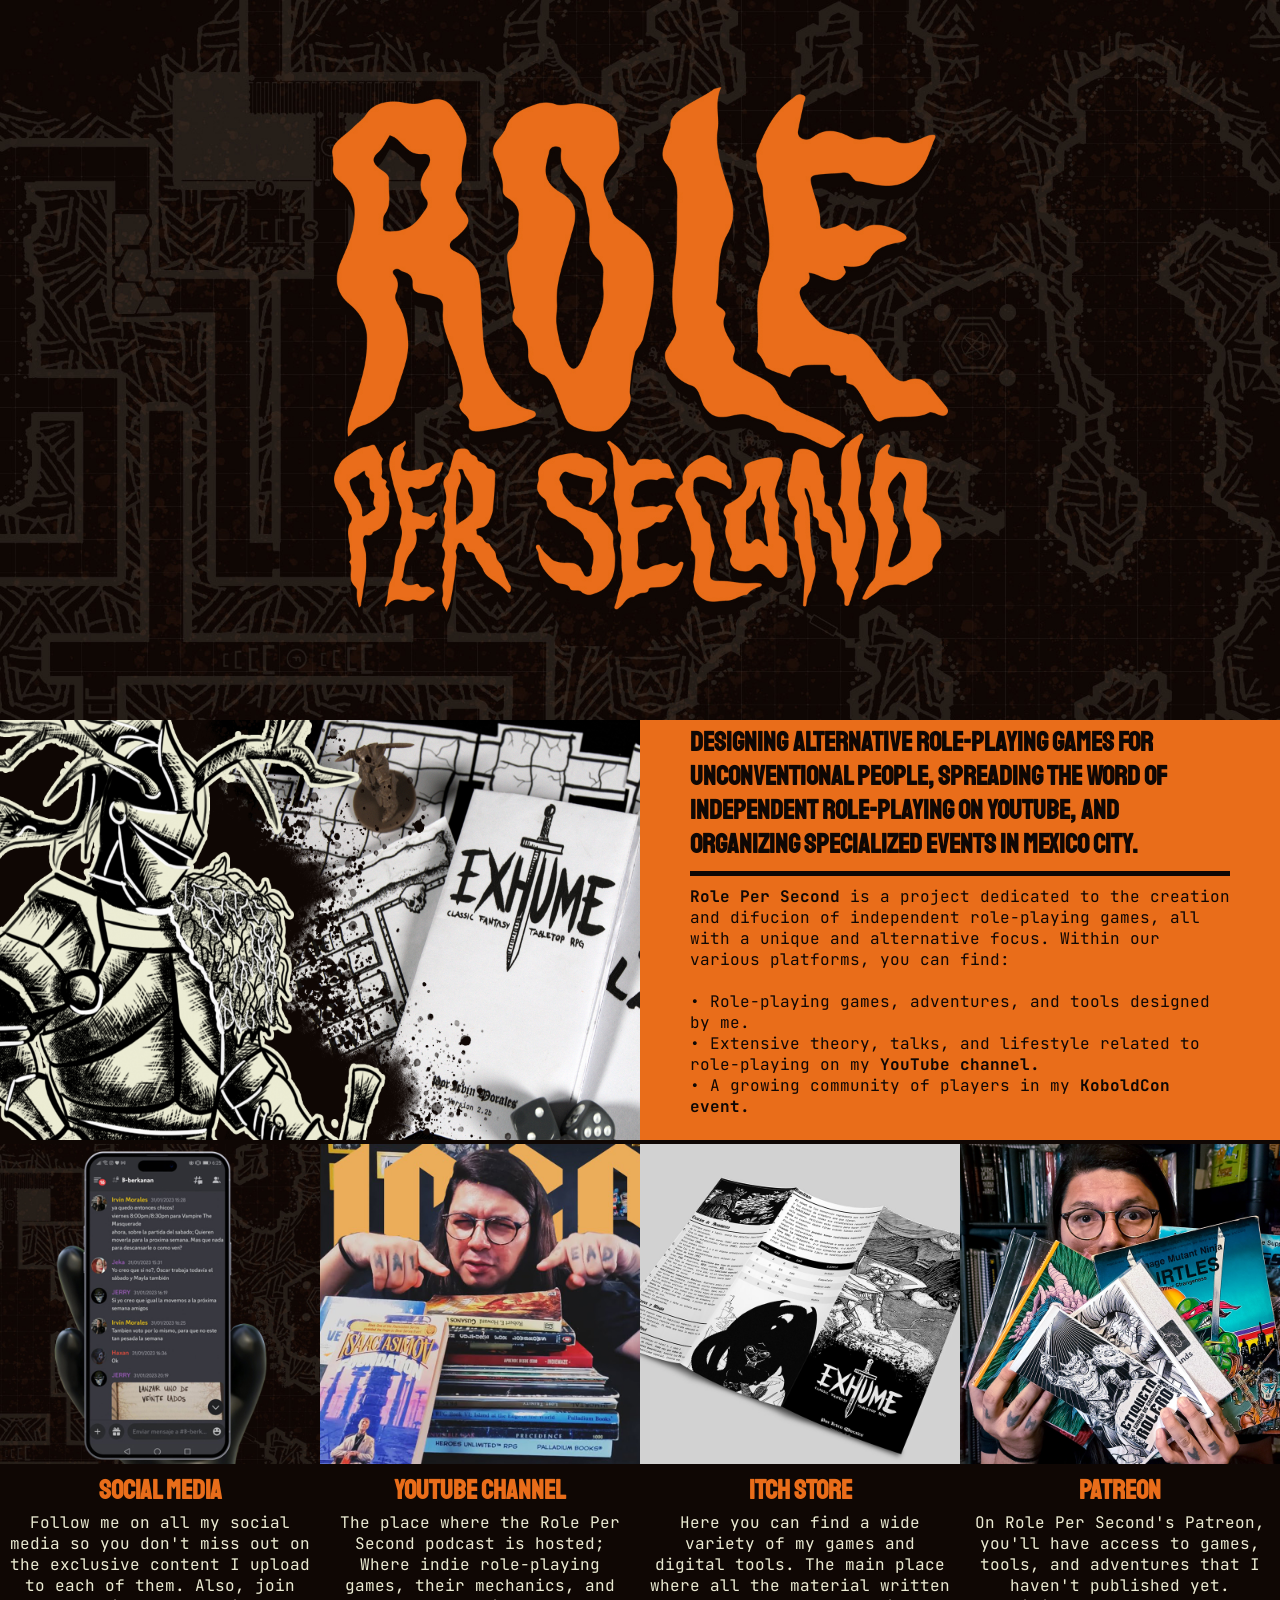
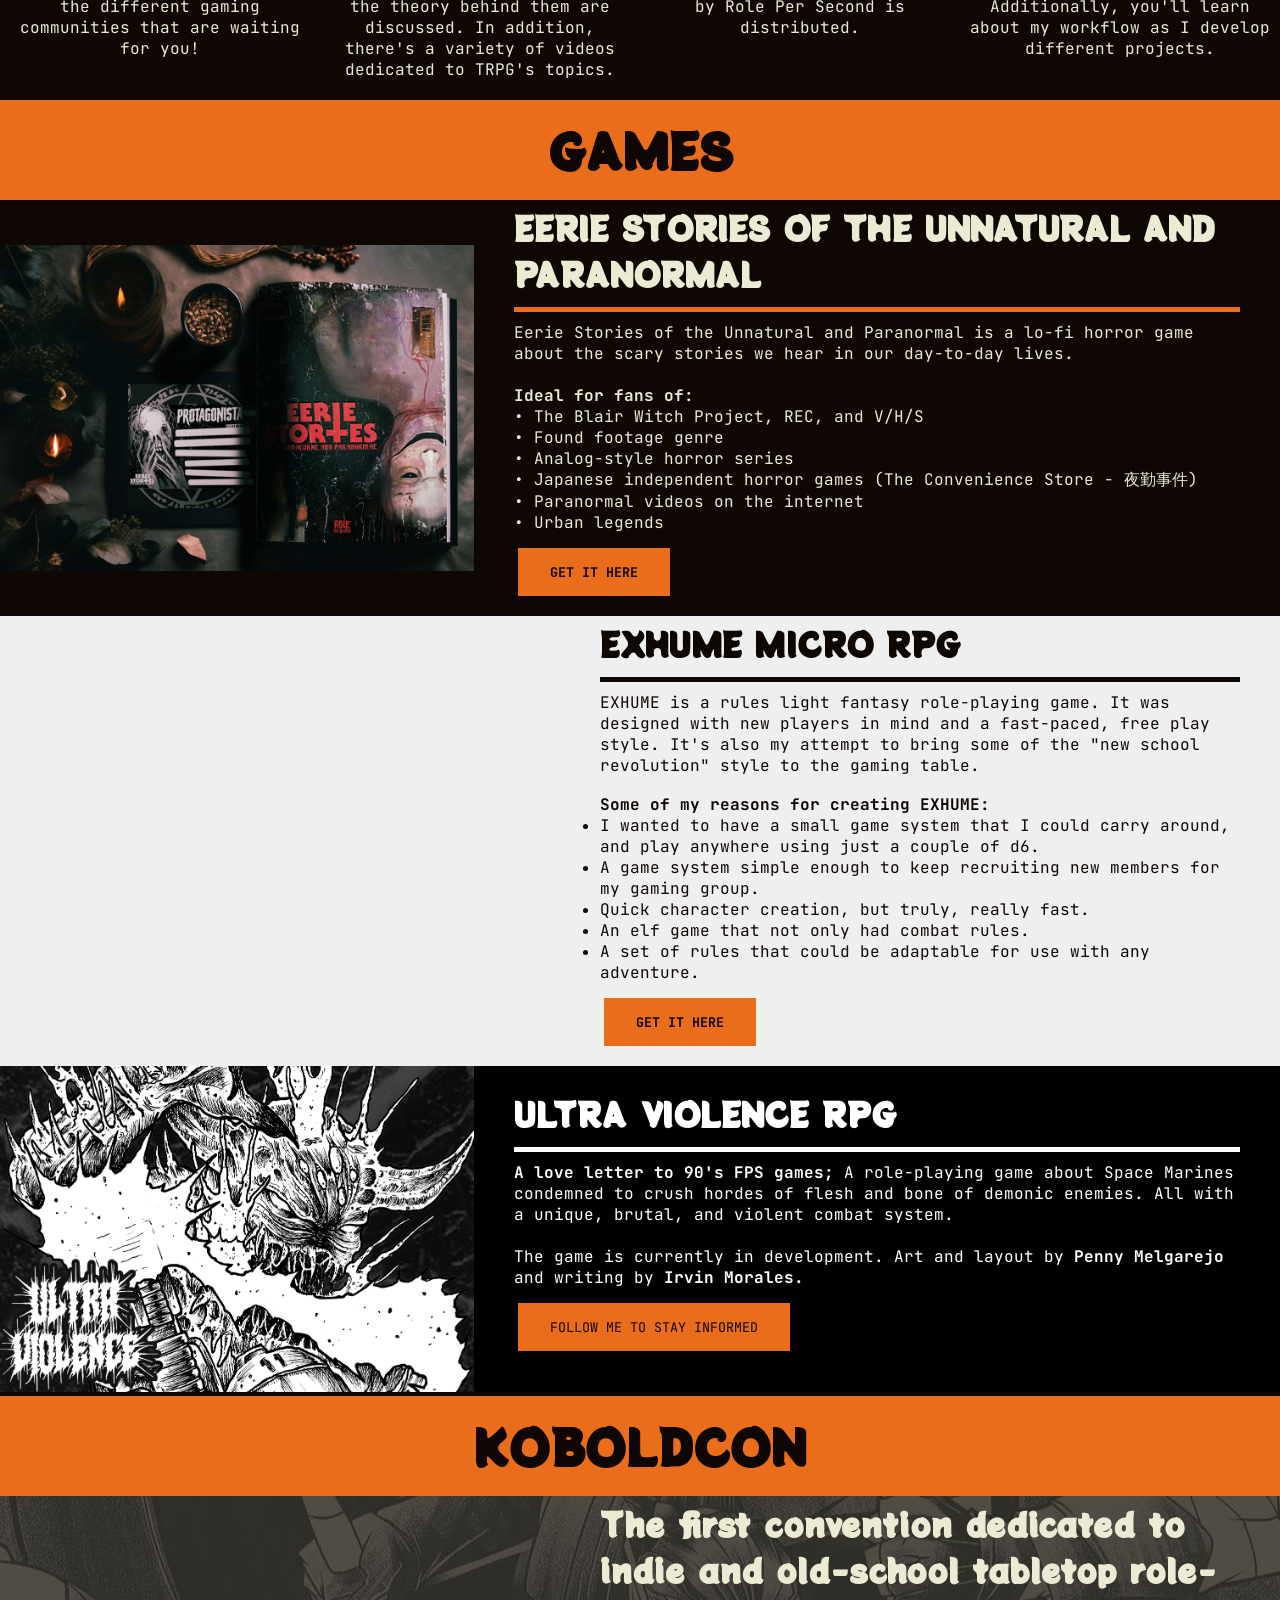
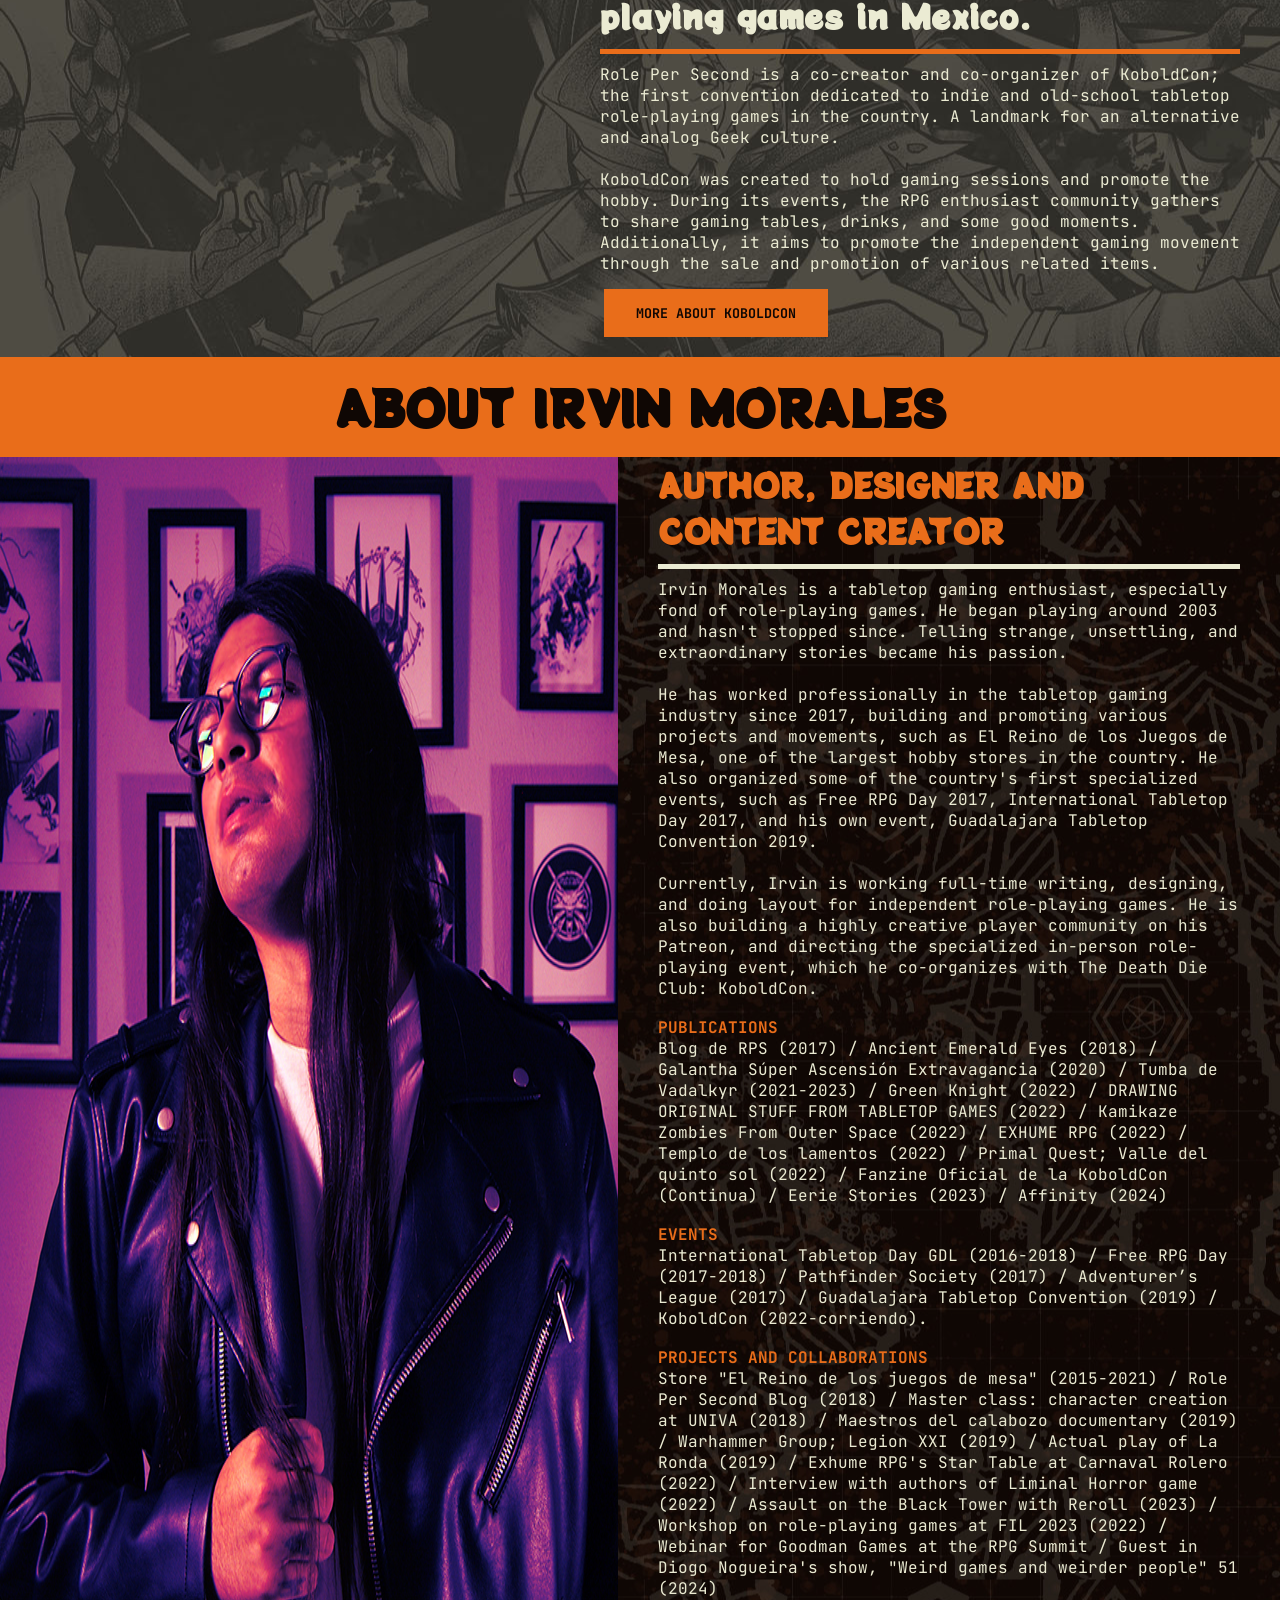
<file: index.html>
<!DOCTYPE html>
<html lang="es">

<head>
    <meta charset="UTF-8">
    <title>Role Per Second Landing Page</title>
    <!--EXTRAS DEL HEAD-->
    <meta name="description" content="Landing page para Role Per Second, autor y podcast host sobre juegos de rol indie.">
    <meta name="keywords" content="HTML, CSS">
    <meta name="author" content="Irvin Morales">
    <meta name="viewport" content="width=device-width, initial-scale=1.0">
    <link rel="stylesheet" href="css/styles.css">
    <meta name="viewport" content="width=device-width, initial-scale=1">
    <link rel="stylesheet" media="screen and (max-width: 768px)" href="css/mobile.css">
    <link rel="icon" type="image/x-icon" href="/img/favicon.ico">
    <!--IMPORTACION DE FONTS-->
    <link rel="preconnect" href="https://fonts.googleapis.com">
    <link rel="preconnect" href="https://fonts.gstatic.com" crossorigin>
    <link href="https://fonts.googleapis.com/css2?family=JetBrains+Mono&family=Potta+One&family=Staatliches&display=swap" rel="stylesheet">
</head>

<body>
    <div class="box_portada"><img class="img_portada" src="img/portada_rpg.jpg" alt="portada rps">
    </div>
    <div class="box_abaout">
        <img src="img/about_rpg.jpg" alt="foto about RPS" class="img_abaout">
        <div class="text_box_about">
            <h3>Designing alternative role-playing games for unconventional people, spreading the word of independent role-playing on YouTube, and organizing specialized events in Mexico City.</h3>
            <hr class="line">
            <p><b>Role Per Second</b> is a project dedicated to the creation and difucion of independent role-playing games, all with a unique and alternative focus. Within our various platforms, you can find:<br><br>

                • Role-playing games, adventures, and tools designed by me.<br>
                • Extensive theory, talks, and lifestyle related to role-playing on my <b>YouTube channel.</b><br>
                • A growing community of players in my <b>KoboldCon event.</b></p><br>
        </div>
    </div>
    <div class="box_links">
        <div class="card">
            <a href="https://linktr.ee/rolepersecond" target="_blank"><img class="img_card" src="img/links_discord.jpg" alt="imagen para Social Media"></a>
            <h3 class="links_titulo">SOCIAL MEDIA</h3>
            <p class="links_text">Follow me on all my social media so you don't miss out on the exclusive content I upload to each of them. Also, join the different gaming communities that are waiting for you!</p>
        </div>
        <div class="card">
            <a href="https://www.youtube.com/@RolePerSecond" target="_blank"><img class="img_card" src="img/links_youtube.jpg" alt="imagen para youtube"></a>
            <h3 class="links_titulo">YOUTUBE CHANNEL</h3>
            <p class="links_text">The place where the Role Per Second podcast is hosted; Where indie role-playing games, their mechanics, and the theory behind them are discussed. In addition, there's a variety of videos dedicated to TRPG's topics.</p>
        </div>
        <div class="card">
            <a href="https://rolepersecond.itch.io/" target="_blank"><img class="img_card" src="img/links_itch.jpg" alt="imagen para itch"></a>
            <h3 class="links_titulo">ITCH STORE</h3>
            <p class="links_text">Here you can find a wide variety of my games and digital tools. The main place where all the material written by Role Per Second is distributed.</p>
        </div>
        <div class="card">
            <a href="https://www.patreon.com/rolepersecond" target="_blank"><img class="img_card" src="img/links_patreon.jpg" alt="imagen para Patreon"></a>
            <h3 class="links_titulo">PATREON</h3>
            <p class="links_text">On Role Per Second's Patreon, you'll have access to games, tools, and adventures that I haven't published yet. Additionally, you'll learn about my workflow as I develop different projects.</p>
        </div>
    </div>
    <div class="box_titulo">
        <h1 class="h1_titulos">GAMES</h1>
    </div>
    <div class="box_patreon">
        <img src="img/img_EST.jpg" alt="Imagen Ultra Violence" class="img_puv">
        <div class="text_box_patreon">
            <h1 class="h1_alt">EERIE STORIES OF THE UNNATURAL AND PARANORMAL</h1>
            <hr class="line_alt">
            <p class="p_alt">Eerie Stories of the Unnatural and Paranormal is a lo-fi horror game about the scary stories we hear in our day-to-day lives.<br><br>

                <b>Ideal for fans of:</b><br>
                • The Blair Witch Project, REC, and V/H/S<br>
                • Found footage genre<br>
                • Analog-style horror series<br>
                • Japanese independent horror games (The Convenience Store - 夜勤事件)<br>
                • Paranormal videos on the internet<br>
                • Urban legends
            </p>
            <a href="https://rolepersecond.itch.io/" target="_blank"><button><b>GET IT HERE</b></button></a>
        </div>
    </div>
    <div class="box_exhume">
        <div class="youtube_exhume">
            <iframe width="560" height="315" src="https://www.youtube.com/embed/U6cX2mLxqHU" title="YouTube video player" frameborder="0" allow="accelerometer; autoplay; clipboard-write; encrypted-media; gyroscope; picture-in-picture; web-share" allowfullscreen></iframe>
        </div>
        <div class="text_box_exhume">
            <h1>EXHUME MICRO RPG</h1>
            <hr class="line">
            <p>EXHUME is a rules light fantasy role-playing game. It was designed with new players in mind and a fast-paced, free play style. It's also my attempt to bring some of the "new school revolution" style to the gaming table.</p>
            <br>
            <p><b>Some of my reasons for creating EXHUME:</b></p>
            <ul>
                <li>I wanted to have a small game system that I could carry around, and play anywhere using just a couple of d6.</li>
                <li>A game system simple enough to keep recruiting new members for my gaming group.</li>
                <li>Quick character creation, but truly, really fast.</li>
                <li>An elf game that not only had combat rules.</li>
                <li>A set of rules that could be adaptable for use with any adventure.</li>
            </ul>
            <a href="https://rolepersecond.itch.io/exhume-esp-micro-fantasy-rpg" target="_blank"><button><b>GET IT HERE</b></button></a>
        </div>
    </div>
    <div class="box_puv">
        <img src="img/img_PUV.jpg" alt="Imagen Ultra Violence" class="img_puv">
        <div class="text_box_puv">
            <h1 style="color: #ffffff;">ULTRA VIOLENCE RPG</h1>
            <hr class="line" style="background-color: #FFFFFF;">
            <p style="color: #FFFFFF;"><b>A love letter to 90's FPS games;</b> A role-playing game about Space Marines condemned to crush hordes of flesh and bone of demonic enemies. All with a unique, brutal, and violent combat system.<br><br>

            The game is currently in development. Art and layout by <b>Penny Melgarejo</b> and writing by <b>Irvin Morales.</b></p>
            <a href="https://linktr.ee/rolepersecond" target="_blank"><button>FOLLOW ME TO STAY INFORMED</button></a>
        </div>
    </div>
    <div class="box_titulo">
        <h1 class="h1_titulos">KOBOLDCON</h1>
    </div>
    <div class="box_koboldcon">
        <div><iframe width="560" height="315" src="https://www.youtube.com/embed/MCQJeVtsd6A" title="YouTube video player" frameborder="0" allow="accelerometer; autoplay; clipboard-write; encrypted-media; gyroscope; picture-in-picture; web-share" allowfullscreen></iframe></div>
        <div class="text_box_patreon">
            <h1 class="h1_alt">The first convention dedicated to indie and old-school tabletop role-playing games in Mexico.</h1>
            <hr class="line_alt">
            <p class="p_alt">Role Per Second is a co-creator and co-organizer of KoboldCon; the first convention dedicated to indie and old-school tabletop role-playing games in the country. A landmark for an alternative and analog Geek culture.<br><br>

                KoboldCon was created to hold gaming sessions and promote the hobby. During its events, the RPG enthusiast community gathers to share gaming tables, drinks, and some good moments. Additionally, it aims to promote the independent gaming movement through the sale and promotion of various related items. </p>
            <a href="https://linktr.ee/lakoboldcon" target="_blank"><button><b>MORE ABOUT KOBOLDCON</b></button></a>
        </div>
    </div>
    <div class="box_titulo">
        <h1 class="h1_titulos">ABOUT IRVIN MORALES</h1>
    </div>
    <div class="box_profile">
        <img class="img_profile" src="img/Profile_pic.jpg" alt="Foto de Irvin Morales de Role Per Second">
        <div class="text_box_profile">
            <h1 class="h1_profile">AUTHOR, DESIGNER AND CONTENT CREATOR</h1>
            <hr class="line_profile">
            <p class="p_alt">Irvin Morales is a tabletop gaming enthusiast, especially fond of role-playing games. He began playing around 2003 and hasn't stopped since. Telling strange, unsettling, and extraordinary stories became his passion.<br><br>

            He has worked professionally in the tabletop gaming industry since 2017, building and promoting various projects and movements, such as El Reino de los Juegos de Mesa, one of the largest hobby stores in the country. He also organized some of the country's first specialized events, such as Free RPG Day 2017, International Tabletop Day 2017, and his own event, Guadalajara Tabletop Convention 2019.<br><br>

            Currently, Irvin is working full-time writing, designing, and doing layout for independent role-playing games. He is also building a highly creative player community on his Patreon, and directing the specialized in-person role-playing event, which he co-organizes with The Death Die Club: KoboldCon.</p>
            <br>
            <p class="p_alt" style="color: #E96D1A"><b>PUBLICATIONS</b></p>
            <p class="p_alt">Blog de RPS (2017) / Ancient Emerald Eyes (2018) / Galantha Súper Ascensión Extravagancia (2020) / Tumba de Vadalkyr (2021-2023) / Green Knight (2022) / DRAWING ORIGINAL STUFF FROM TABLETOP GAMES (2022) / Kamikaze Zombies From Outer Space (2022) / EXHUME RPG (2022) / Templo de los lamentos (2022) / Primal Quest; Valle del quinto sol (2022) / Fanzine Oficial de la KoboldCon (Continua) / Eerie Stories (2023) / Affinity (2024)  </p>
            <br>
            <p class="p_alt" style="color: #E96D1A"><b>EVENTS</b></p>
            <p class="p_alt">International Tabletop Day GDL (2016-2018) / Free RPG Day (2017-2018) / Pathfinder Society (2017) / Adventurer’s League (2017) / Guadalajara Tabletop Convention (2019) / KoboldCon (2022-corriendo).</p><br>
            <p class="p_alt" style="color: #E96D1A"><b>PROJECTS AND COLLABORATIONS </b></p>
            <p class="p_alt">Store "El Reino de los juegos de mesa" (2015-2021) / Role Per Second Blog (2018) / Master class: character creation at UNIVA (2018) / Maestros del calabozo documentary (2019) / Warhammer Group; Legion XXI (2019) / Actual play of La Ronda (2019) / Exhume RPG's Star Table at Carnaval Rolero (2022) / Interview with authors of Liminal Horror game (2022) / Assault on the Black Tower with Reroll (2023) / Workshop on role-playing games at FIL 2023 (2022) / Webinar for Goodman Games at the RPG Summit / Guest in Diogo Nogueira's show, "Weird games and weirder people" 51 (2024)</p>
            <br>
        </div>
    </div>
</body>

</html>
</file>
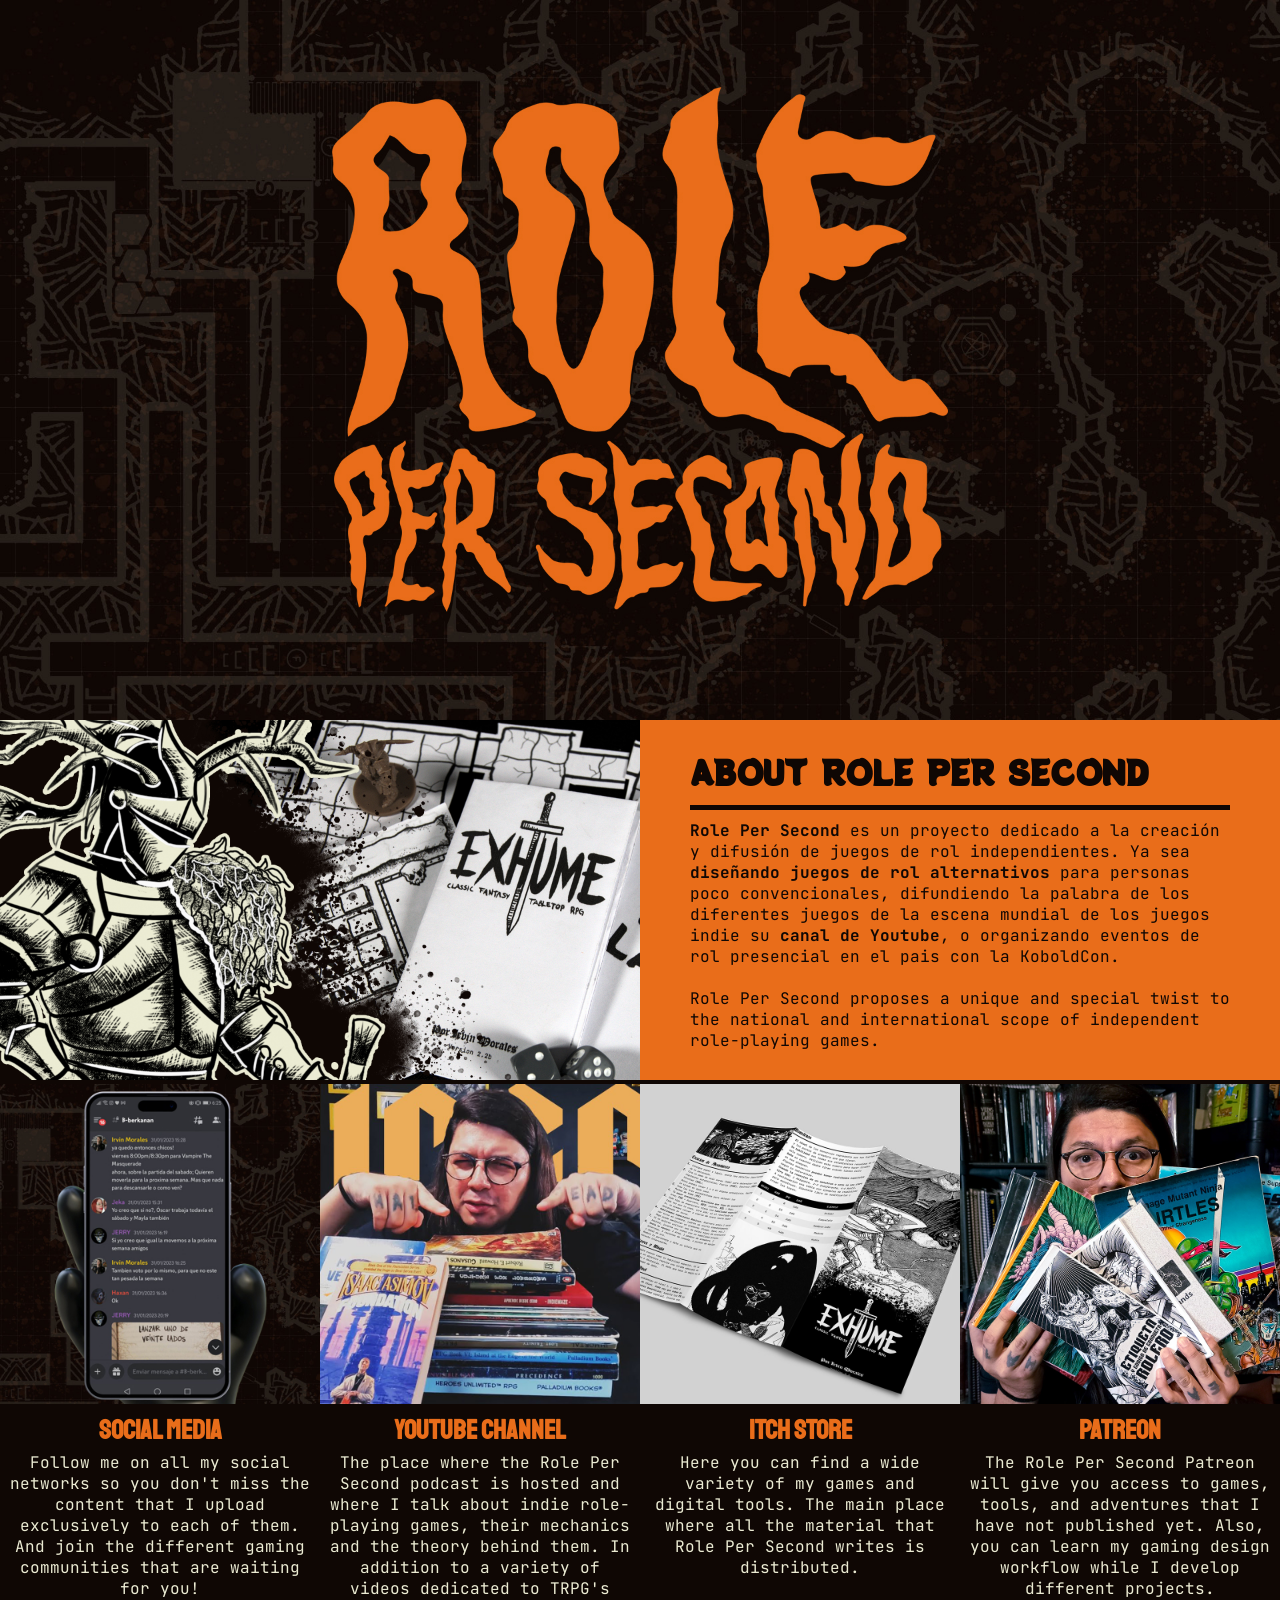
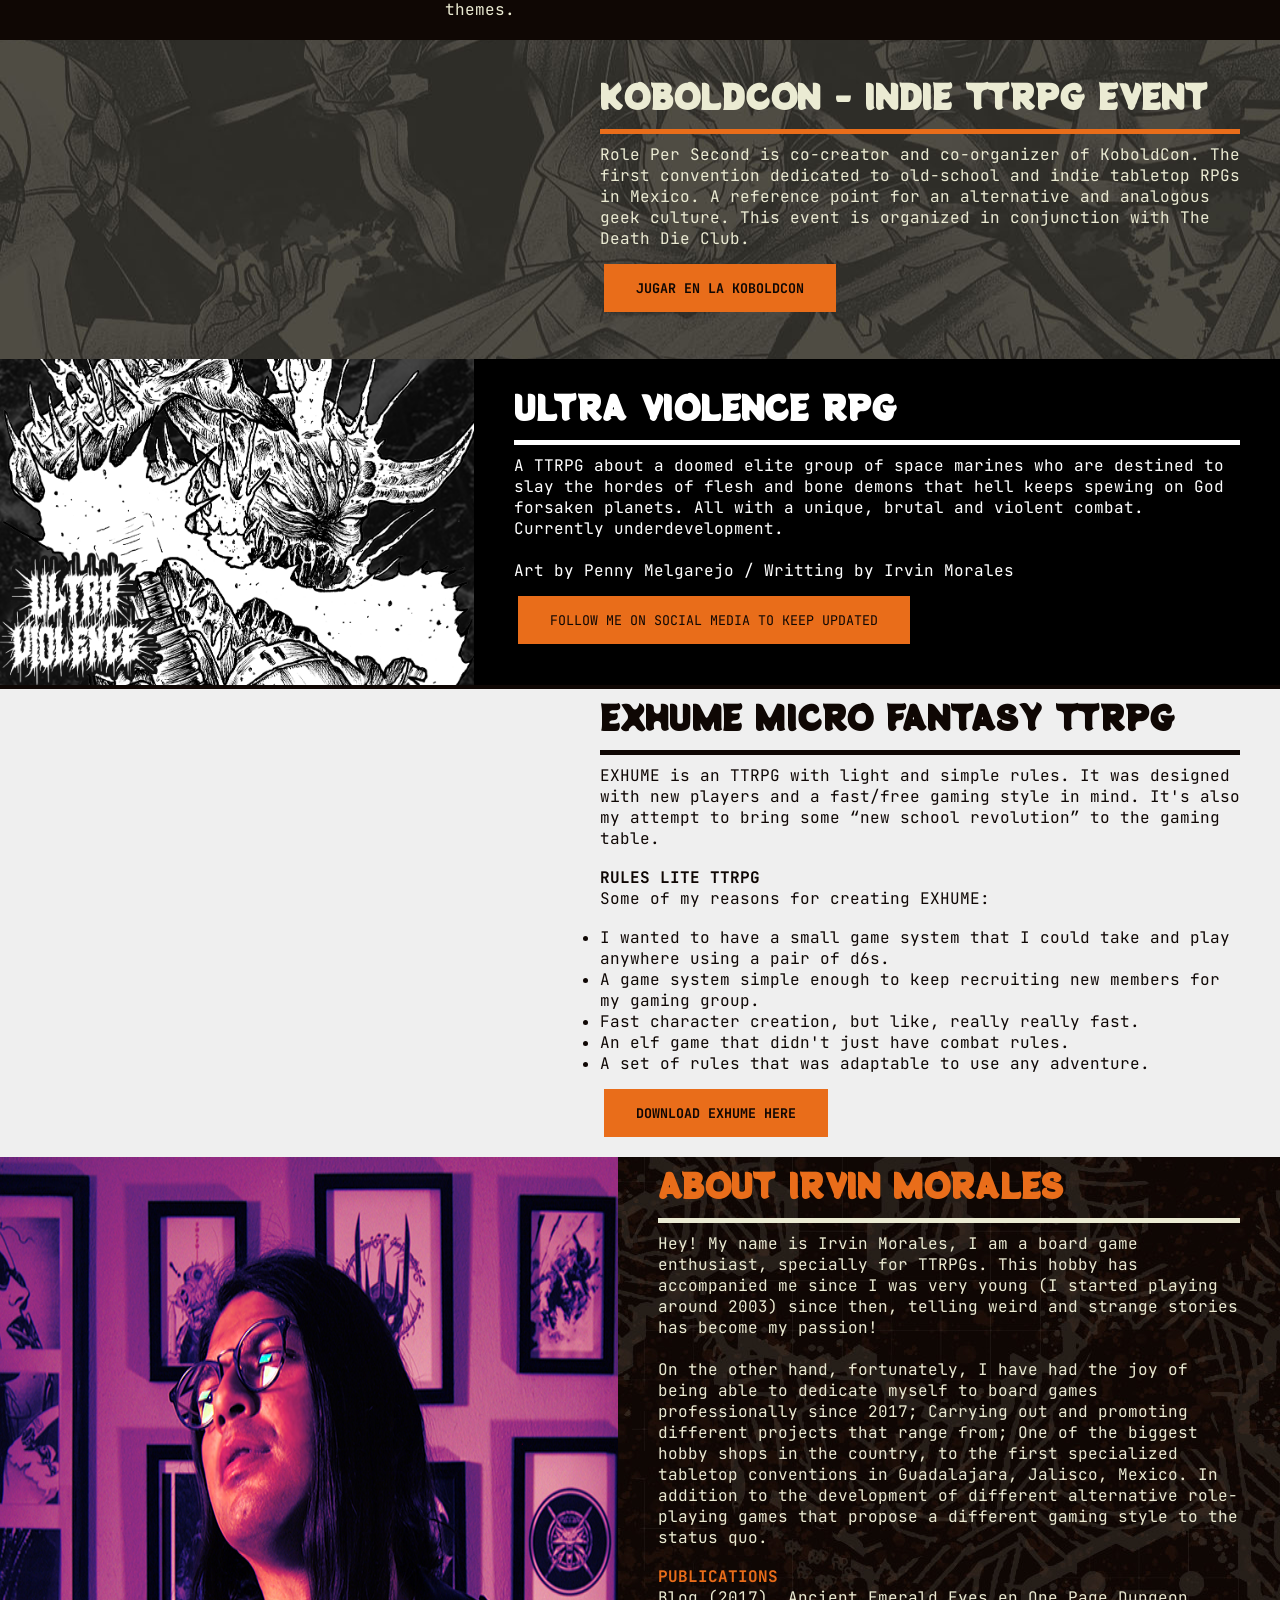
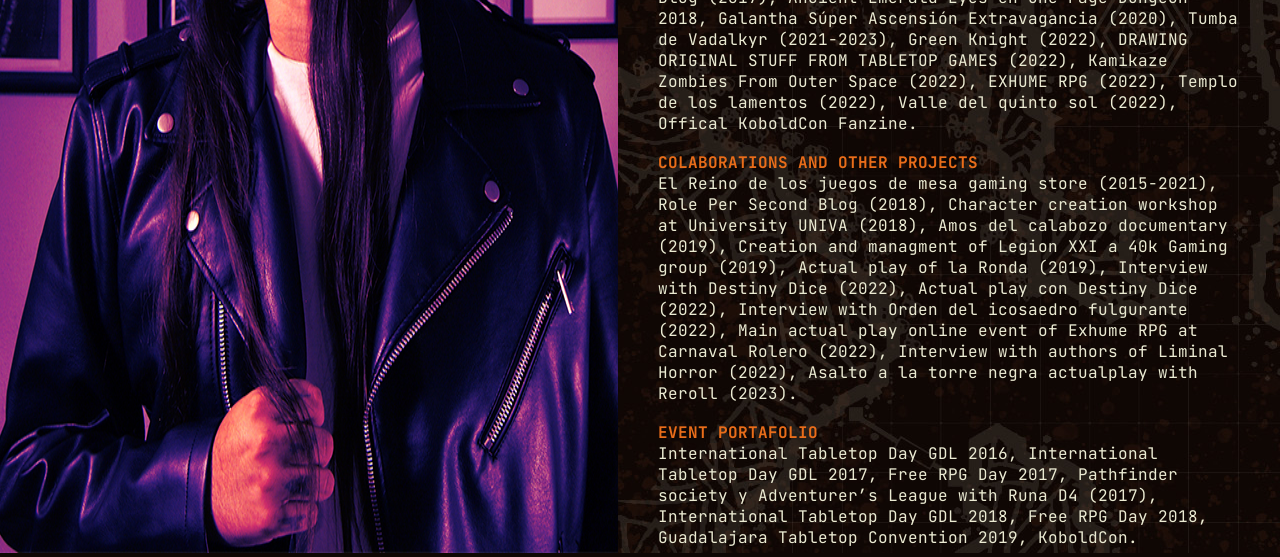
<file: RPS_ENG.html>
<!DOCTYPE html>
<html lang="eng">

<head>
    <meta charset="UTF-8">
    <title>Role Per Second Landing Page</title>
    <!--EXTRAS DEL HEAD-->
    <meta name="description" content="Landing page for Role Per Second, author and podcast host about indie role-playing games.">
    <meta name="keywords" content="HTML, CSS">
    <meta name="author" content="Irvin Morales">
    <meta name="viewport" content="width=device-width, initial-scale=1.0">
    <link rel="stylesheet" href="css/styles.css">
    <meta name="viewport" content="width=device-width, initial-scale=1">
    <link rel="stylesheet" media="screen and (max-width: 768px)" href="css/mobile.css">
    <!--IMPORTACION DE FONTS-->
    <link rel="preconnect" href="https://fonts.googleapis.com">
    <link rel="preconnect" href="https://fonts.gstatic.com" crossorigin>
    <link href="https://fonts.googleapis.com/css2?family=JetBrains+Mono&family=Potta+One&family=Staatliches&display=swap" rel="stylesheet">
</head>

<body>
    <div class="box_portada"><img class="img_portada" src="img/portada_rpg.jpg" alt="portada rps">
    </div>
    <div class="box_abaout">
        <img src="img/about_rpg.jpg" alt="foto about RPS" class="img_abaout">
        <div class="text_box_about">
            <h1>ABOUT ROLE PER SECOND</h1>
            <hr class="line">
            <p><b>Role Per Second</b> es un proyecto dedicado a la creación y difusión de juegos de rol independientes. Ya sea <b>diseñando juegos de rol alternativos</b> para personas poco convencionales, difundiendo la palabra de los diferentes juegos de la escena mundial de los juegos indie su <b>canal de Youtube</b>, o organizando eventos de rol presencial en el pais con la KoboldCon.<br><br>Role Per Second proposes a unique and special twist to the national and international scope of independent role-playing games.</p>
        </div>
    </div>
    <div class="box_links">
        <div class="card">
            <a href="https://linktr.ee/rolepersecond" target="_blank"><img class="img_card" src="img/links_discord.jpg" alt="imagen para Social Media"></a>
            <h3 class="links_titulo">SOCIAL MEDIA</h3>
            <p class="links_text">Follow me on all my social networks so you don't miss the content that I upload exclusively to each of them. And join the different gaming communities that are waiting for you!</p>
        </div>
        <div class="card">
            <a href="https://www.youtube.com/@RolePerSecond" target="_blank"><img class="img_card" src="img/links_youtube.jpg" alt="imagen para youtube"></a>
            <h3 class="links_titulo">YOUTUBE CHANNEL</h3>
            <p class="links_text">The place where the Role Per Second podcast is hosted and where I talk about indie role-playing games, their mechanics and the theory behind them. In addition to a variety of videos dedicated to TRPG's themes.</p>
        </div>
        <div class="card">
            <a href="https://rolepersecond.itch.io/" target="_blank"><img class="img_card" src="img/links_itch.jpg" alt="imagen para itch"></a>
            <h3 class="links_titulo">ITCH STORE</h3>
            <p class="links_text">Here you can find a wide variety of my games and digital tools. The main place where all the material that Role Per Second writes is distributed.</p>
        </div>
        <div class="card">
            <a href="https://www.patreon.com/rolepersecond" target="_blank"><img class="img_card" src="img/links_patreon.jpg" alt="imagen para Patreon"></a>
            <h3 class="links_titulo">PATREON</h3>
            <p class="links_text">The Role Per Second Patreon will give you access to games, tools, and adventures that I have not published yet. Also, you can learn my gaming design workflow while I develop different projects.</p>
        </div>
    </div>
        <div class="box_koboldcon">
        <div><iframe width="560" height="315" src="https://www.youtube.com/embed/MCQJeVtsd6A" title="YouTube video player" frameborder="0" allow="accelerometer; autoplay; clipboard-write; encrypted-media; gyroscope; picture-in-picture; web-share" allowfullscreen></iframe></div>
        <div class="text_box_patreon">
            <h1 class="h1_alt">KOBOLDCON - INDIE TTRPG EVENT</h1>
            <hr class="line_alt">
            <p class="p_alt">Role Per Second is co-creator and co-organizer of KoboldCon. The first convention dedicated to old-school and indie tabletop RPGs in Mexico. A reference point for an alternative and analogous geek culture. This event is organized in conjunction with The Death Die Club.</p>
            <a href="https://linktr.ee/lakoboldcon" target="_blank"><button><b>JUGAR EN LA KOBOLDCON</b></button></a>
        </div>
    </div>
    <div class="box_puv">
        <img src="img/img_PUV.jpg" alt="Imagen Ultra Violence" class="img_puv">
        <div class="text_box_puv">
            <h1 style="color: #ffffff;">ULTRA VIOLENCE RPG</h1>
            <hr class="line" style="background-color: #FFFFFF;">
            <p style="color: #FFFFFF;">A TTRPG about a doomed elite group of space marines who are destined to slay the hordes of flesh and bone demons that hell keeps spewing on God forsaken planets. All with a unique, brutal and violent combat. Currently underdevelopment. <br><br>Art by Penny Melgarejo / Writting by Irvin Morales</p>
            <a href="https://linktr.ee/rolepersecond" target="_blank"><button>FOLLOW ME ON SOCIAL MEDIA TO KEEP UPDATED</button></a>
        </div>
    </div>
    <div class="box_exhume">
        <div class="youtube_exhume">
            <iframe width="560" height="315" src="https://www.youtube.com/embed/U6cX2mLxqHU" title="YouTube video player" frameborder="0" allow="accelerometer; autoplay; clipboard-write; encrypted-media; gyroscope; picture-in-picture; web-share" allowfullscreen></iframe>
        </div>
        <div class="text_box_exhume">
            <h1>EXHUME MICRO FANTASY TTRPG</h1>
            <hr class="line">
            <p>EXHUME is an TTRPG with light and simple rules. It was designed with new players and a fast/free gaming style in mind. It's also my attempt to bring some “new school revolution” to the gaming table.</p>
            <br>
            <p><b>RULES LITE TTRPG</b></p>
            <p>Some of my reasons for creating EXHUME: </p>
            <br>
            <ul>
                <li>I wanted to have a small game system that I could take and play anywhere using a pair of d6s.</li>
                <li>A game system simple enough to keep recruiting new members for my gaming group.</li>
                <li>Fast character creation, but like, really really fast.</li>
                <li>An elf game that didn't just have combat rules.</li>
                <li>A set of rules that was adaptable to use any adventure.</li>
            </ul>
            <a href="https://rolepersecond.itch.io/exhume-esp-micro-fantasy-rpg" target="_blank"><button><b>DOWNLOAD EXHUME HERE</b></button></a>
        </div>
    </div>
    <div class="box_profile">
        <img class="img_profile" src="img/Profile_pic.jpg" alt="Foto de Irvin Morales de Role Per Second">
        <div class="text_box_profile">
            <h1 class="h1_profile">ABOUT IRVIN MORALES</h1>
            <hr class="line_profile">
            <p class="p_alt">Hey! My name is Irvin Morales, I am a board game enthusiast, specially for TTRPGs. This hobby has accompanied me since I was very young (I started playing around 2003) since then, telling weird and strange stories has become my passion!<br><br>On the other hand, fortunately, I have had the joy of being able to dedicate myself to board games professionally since 2017; Carrying out and promoting different projects that range from; One of the biggest hobby shops in the country, to the first specialized tabletop conventions in Guadalajara, Jalisco, Mexico. In addition to the development of different alternative role-playing games that propose a different gaming style to the status quo.</p>
            <br>
            <p class="p_alt" style="color: #E96D1A"><b>PUBLICATIONS</b></p>
            <p class="p_alt">Blog (2017), Ancient Emerald Eyes en One Page Dungeon 2018, Galantha Súper Ascensión Extravagancia (2020), Tumba de Vadalkyr (2021-2023), Green Knight (2022), DRAWING ORIGINAL STUFF FROM TABLETOP GAMES (2022), Kamikaze Zombies From Outer Space (2022), EXHUME RPG (2022), Templo de los lamentos (2022), Valle del quinto sol (2022), Offical KoboldCon Fanzine.</p>
            <br>
            <p class="p_alt" style="color: #E96D1A"><b>COLABORATIONS AND OTHER PROJECTS</b></p>
            <p class="p_alt">El Reino de los juegos de mesa gaming store (2015-2021), Role Per Second Blog (2018), Character creation workshop at University UNIVA (2018), Amos del calabozo documentary  (2019), Creation and managment of  Legion XXI a 40k Gaming group (2019), Actual play of la Ronda (2019), Interview with Destiny Dice (2022), Actual play con Destiny Dice (2022), Interview with Orden del icosaedro fulgurante (2022), Main actual play online event of Exhume RPG at Carnaval Rolero (2022), Interview with authors of Liminal Horror (2022), Asalto a la torre negra actualplay with Reroll (2023).</p>
            <br>
            <p class="p_alt" style="color: #E96D1A"><b>EVENT PORTAFOLIO</b></p>
            <p class="p_alt">International Tabletop Day GDL 2016, International Tabletop Day GDL 2017, Free RPG Day 2017, Pathfinder society y Adventurer’s League with Runa D4 (2017), International Tabletop Day GDL 2018, Free RPG Day 2018, Guadalajara Tabletop Convention 2019, KoboldCon.</p>
        </div>
    </div>
</body>

</html>
</file>
<file: css/styles.css>
* {
    margin: 0;
    padding: 0;
    box-sizing: border-box;
}

body {
    background-color: #0f0704;
}

h1 {
    font-family: 'Potta One', cursive;
    color: #0f0704;
}

h3 {
    font-family: 'Staatliches', cursive;
    color: #0f0704;
    font-size: 1.70rem;
}

p {
    font-family: 'JetBrains Mono', monospace;
    color: #0f0704;
}

ul {
    font-family: 'JetBrains Mono', monospace;
    color: #0f0704;
}

button {
    padding: 15px 32px;
    border: none;
    text-align: center;
    font-family: 'JetBrains Mono', monospace;
    color: #0F0704;
    background-color: #E96D1A;
    margin: 15px 4px;
    cursor: pointer;
}

/*
FONTS PARA USO
font-family: 'JetBrains Mono', monospace;
font-family: 'Potta One', cursive;
font-family: 'Staatliches', cursive;
*/

.box_portada {
    display: flex;
    justify-content: center;
}

.box_titulo {
    display: flex;
    padding: 15px;
    background-color: #E96D1A;
    justify-content: center;
}

.img_portada {
    width: 100%;
}

.box_abaout {
    display: inline-flex;
    background-color: #E96D1A;
}

.img_abaout {
    width: 50%;
}

.text_box_about {
    display: flex;
    flex-direction: column;
    padding: 5px 50px 5px 50px;
    justify-content: center;
}

.line {
    height: 5px;
    background-color: #0f0704;
    margin: 10px 0 10px 0;
    border-width: 0px;
}

.line_alt {
    height: 5px;
    background-color: #E96D1A;
    margin: 10px 0 10px 0;
    border-width: 0px;
}

.line_profile {
    height: 5px;
    background-color: #EBEBD3;
    margin: 10px 0 10px 0;
    border-width: 0px;
}

.box_links {
    display: inline-flex;
    margin: 0;
    padding: 0 0 20px 0;
    background-color: #0f0704;
}

.card {
    width: 25%;
    background-color: #0f0704;
}

.img_card {
    width: 100%;
}

.links_titulo {
    text-align: center;
    padding: 5px;
    color: #E96D1A;
}

.links_text {
    text-align: center;
    color: #EBEBD3;
    padding: 0 10px 0 10px;
}

.box_puv {
    display: inline-flex;
    background-color: #000000;
    align-items: center;
}

.img_puv {
    width: 37%;
}

.text_box_puv {
    padding: 5px 40px 5px 40px;    
}

.box_exhume {
    display: inline-flex;
    background-color: #efefef;
}

.text_box_exhume {
    padding: 5px 40px 5px 40px;
}

.box_patreon {
    display: inline-flex;
    background-color: #0f0704;
    align-items: center;
}

.text_box_patreon {
    padding: 5px 40px 5px 40px;
}

.h1_alt {
    color: #EBEBD3;
}

.h1_profile {
    color: #E96D1A;
}
.h1_titulos {
    font-family: 'Potta One', cursive;
    color: #0f0704;
    font-size: 3rem;
}

.p_alt {
    color: #EBEBD3;
}

.box_koboldcon {
    display: inline-flex;
/*    background-color: #EBEBD3;*/
    background-image: url(/img/bg_KC.jpg);
    background-position: center;
    align-items: center;
}


.box_profile {
    display: inline-flex;
    background-image: url(/img/profile_bg.jpg);
    background-position: center;
}

.img_profile {
    width: 50%;
}

.text_box_profile {
    padding: 5px 40px 5px 40px;
}
</file>
<file: css/mobile.css>
h1 {
    font-family: 'Potta One', cursive;
    color: #0f0704;
    text-align: center;
}


.box_abaout {
    display: flex;
    flex-direction: column;
    background-color: #E96D1A;
}

.img_abaout {
    width: 100%;
}

.text_box_about {
    display: flex;
    flex-direction: column;
    padding: 10px 50px 20px 50px;
    justify-content: center;
}

.box_links {
    display: flex;
    flex-direction: column;
    margin: 0;
    padding: 0 0 20px 0;
    background-color: #0f0704;
}

.card {
    width: 100%;
    background-color: #0f0704;
    padding: 20px 0 20px 0;
}

.box_puv {
    display: flex;
    flex-direction: column;
    background-color: #000000;
    align-items: center;
}

.img_puv {
    width: 100%;
}

.box_patreon {
    display: flex;
    flex-direction: column;
    background-color: #0f0704;
    align-items: center;
}

.box_exhume {
    display: flex;
    flex-direction: column;
    align-items: center;
    background-color: #efefef;
}

.box_koboldcon {
    display: flex;
    flex-direction: column;
    background-image: url(/img/bg_KC.jpg);
    background-position: center;
    align-items: center;
}

.box_profile {
    display: flex;
    flex-direction: column;
    background-image: url(/img/profile_bg.jpg);
    background-position: center;
}

.img_profile {
    width: 100%;
}
</file>
